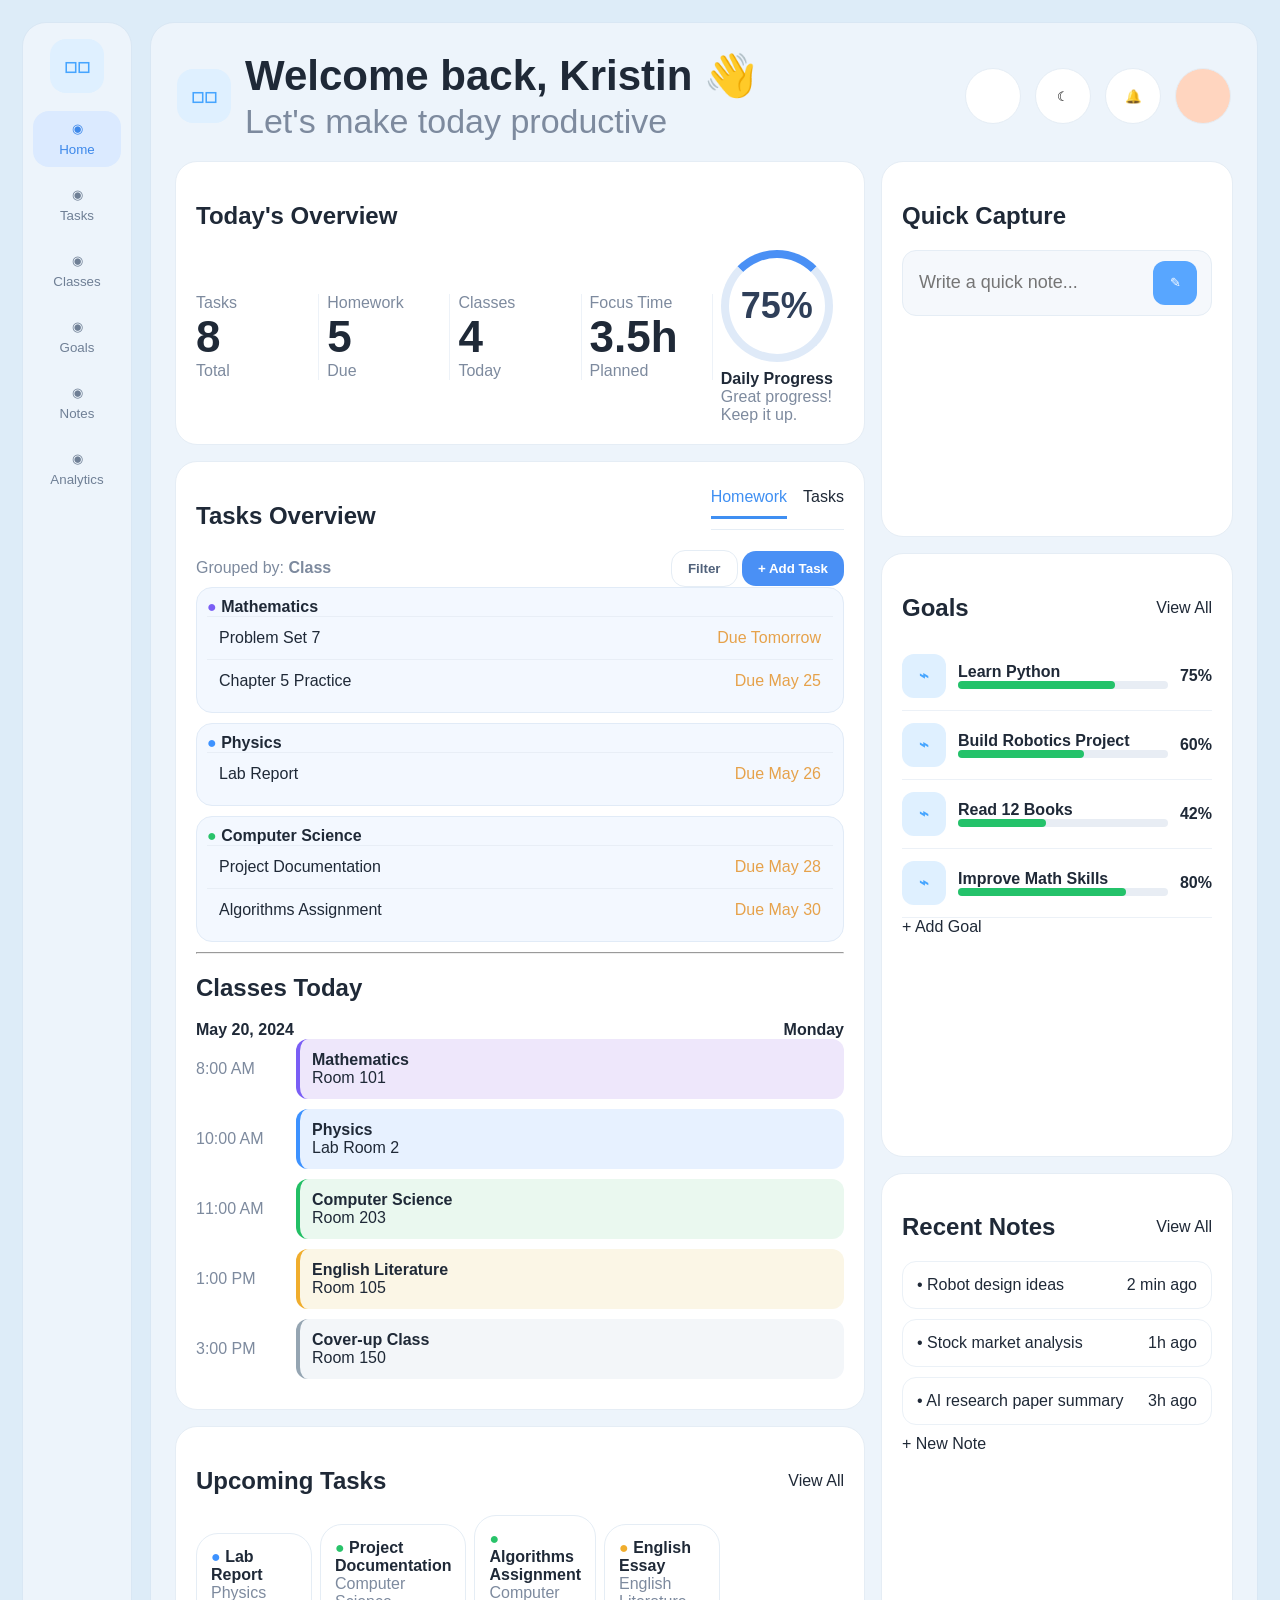
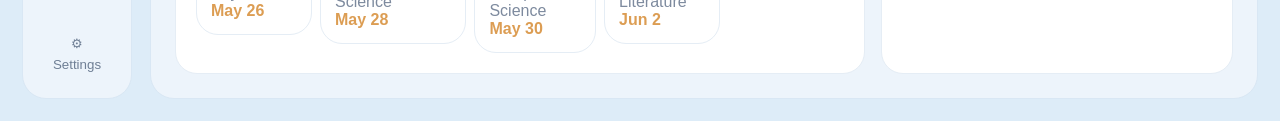
<file: index.html>
<!doctype html>
<html lang="en">
<head>
  <meta charset="utf-8" />
  <meta name="viewport" content="width=device-width,initial-scale=1" />
  <title>Life OS</title>
  <link rel="stylesheet" href="static/css/styles.css" />
</head>
<body>
  <div class="page">
    <aside class="sidebar card-soft">
      <div class="logo">◻︎◻︎</div>
      <nav id="nav"></nav>
      <button class="nav-item settings">⚙<span>Settings</span></button>
    </aside>

    <main class="main card-soft">
      <header class="topbar">
        <div class="title-wrap">
          <div class="mini-logo">◻︎◻︎</div>
          <div>
            <h1>Welcome back, Kristin 👋</h1>
            <p>Let's make today productive</p>
          </div>
        </div>
        <div class="actions">
          <button class="icon-circle"></button>
          <button class="icon-circle">☾</button>
          <button class="icon-circle">🔔</button>
          <div class="avatar"></div>
        </div>
      </header>

      <section class="content-grid">
        <div class="left-column">
          <section class="card panel" id="overview"></section>
          <section class="card panel" id="tasksBoard"></section>
          <section class="card panel" id="upcoming"></section>
        </div>

        <aside class="right-column">
          <section class="card panel" id="quickCapture"></section>
          <section class="card panel" id="goals"></section>
          <section class="card panel" id="recentNotes"></section>
        </aside>
      </section>
    </main>
  </div>
  <script src="static/js/app.js"></script>
</body>
</html>
</file>
<file: static/css/styles.css>
:root{--bg:#ddecf8;--main:#edf4fb;--card:#fff;--line:#e5edf5;--text:#1f2937;--muted:#7d8a9e;--blue:#4a90f5;--r:22px}
*{box-sizing:border-box}body{margin:0;font-family:Inter,Segoe UI,sans-serif;background:var(--bg);color:var(--text)}
.page{display:grid;grid-template-columns:110px 1fr;gap:18px;padding:22px;min-height:100vh}
.card-soft{background:var(--main);border:1px solid #d9e7f4;border-radius:24px}
.sidebar{padding:16px 10px;display:flex;flex-direction:column;align-items:center;gap:18px}
.logo,.mini-logo{width:54px;height:54px;border-radius:16px;background:#dff0ff;color:#46a5ff;display:grid;place-items:center;font-weight:700}
#nav{display:grid;gap:10px;width:100%}.nav-item{border:none;background:transparent;border-radius:16px;padding:10px 4px;color:#6f7f95;display:flex;flex-direction:column;align-items:center;gap:6px;cursor:pointer}.nav-item.active{background:#dbeaff;color:#3d88ea}.settings{margin-top:auto}
.main{padding:24px}
.topbar{display:flex;justify-content:space-between;align-items:center;padding:4px 2px 20px}.title-wrap{display:flex;gap:14px;align-items:center}.topbar h1{margin:0;font-size:42px}.topbar p{margin:2px 0 0;color:var(--muted);font-size:34px}.actions{display:flex;gap:14px;align-items:center}.icon-circle,.avatar{width:56px;height:56px;border-radius:50%;border:1px solid var(--line);background:#fff;display:grid;place-items:center}.avatar{background:#ffd5bf}
.content-grid{display:grid;grid-template-columns:2.1fr 1fr;gap:16px}.left-column,.right-column{display:grid;gap:16px}.card{background:var(--card);border:1px solid var(--line);border-radius:22px}.panel{padding:20px}
.overview-grid{display:grid;grid-template-columns:repeat(5,1fr);gap:8px;align-items:center}.stat{padding-right:10px;border-right:1px solid #edf2f8}.stat:last-child{border-right:none}.k{font-size:44px;font-weight:700}.label{color:var(--muted)}
.progress-ring{width:112px;height:112px;border-radius:50%;border:8px solid #dfeaf8;border-top-color:var(--blue);display:grid;place-items:center;font-weight:700;font-size:36px;color:#2f3f59}
.tabs{display:flex;gap:16px;border-bottom:1px solid var(--line);padding-bottom:10px;margin-bottom:14px}.tab.active{color:#3f8ff2;border-bottom:3px solid #3f8ff2;padding-bottom:10px}
.row{display:flex;justify-content:space-between;align-items:center;gap:10px}.btn{background:#4a90f5;color:#fff;border:none;border-radius:14px;padding:10px 16px;font-weight:600}.btn-ghost{background:#fff;border:1px solid var(--line);color:#51627b}
.class-group{background:#f3f8ff;border:1px solid #e1ebf7;border-radius:16px;padding:10px;margin-bottom:10px}.task-line{display:flex;justify-content:space-between;padding:12px;border-top:1px solid #e8eef6}
.time-row{display:grid;grid-template-columns:90px 1fr;gap:10px;align-items:center;margin-bottom:10px}.event{border-radius:12px;padding:12px;border-left:4px solid}
.goal-item{display:grid;grid-template-columns:44px 1fr auto;gap:12px;align-items:center;padding:12px 0;border-bottom:1px solid #ecf1f7}.bar{height:8px;background:#e8edf4;border-radius:999px}.bar span{display:block;height:100%;background:#24c26a;border-radius:999px}
.note{display:flex;justify-content:space-between;padding:14px;border:1px solid #ebf1f7;border-radius:14px;margin-bottom:10px}
.quick-input{display:flex;align-items:center;background:#f5f8fc;border:1px solid #e5edf5;border-radius:14px;padding:10px 14px}.quick-input input{border:none;background:transparent;flex:1;outline:none;font-size:18px}.quick-input button{border:none;background:#58a6ff;color:#fff;border-radius:12px;width:44px;height:44px}
@media(max-width:1200px){.content-grid{grid-template-columns:1fr}.topbar h1{font-size:30px}.topbar p{font-size:22px}}
</file>
